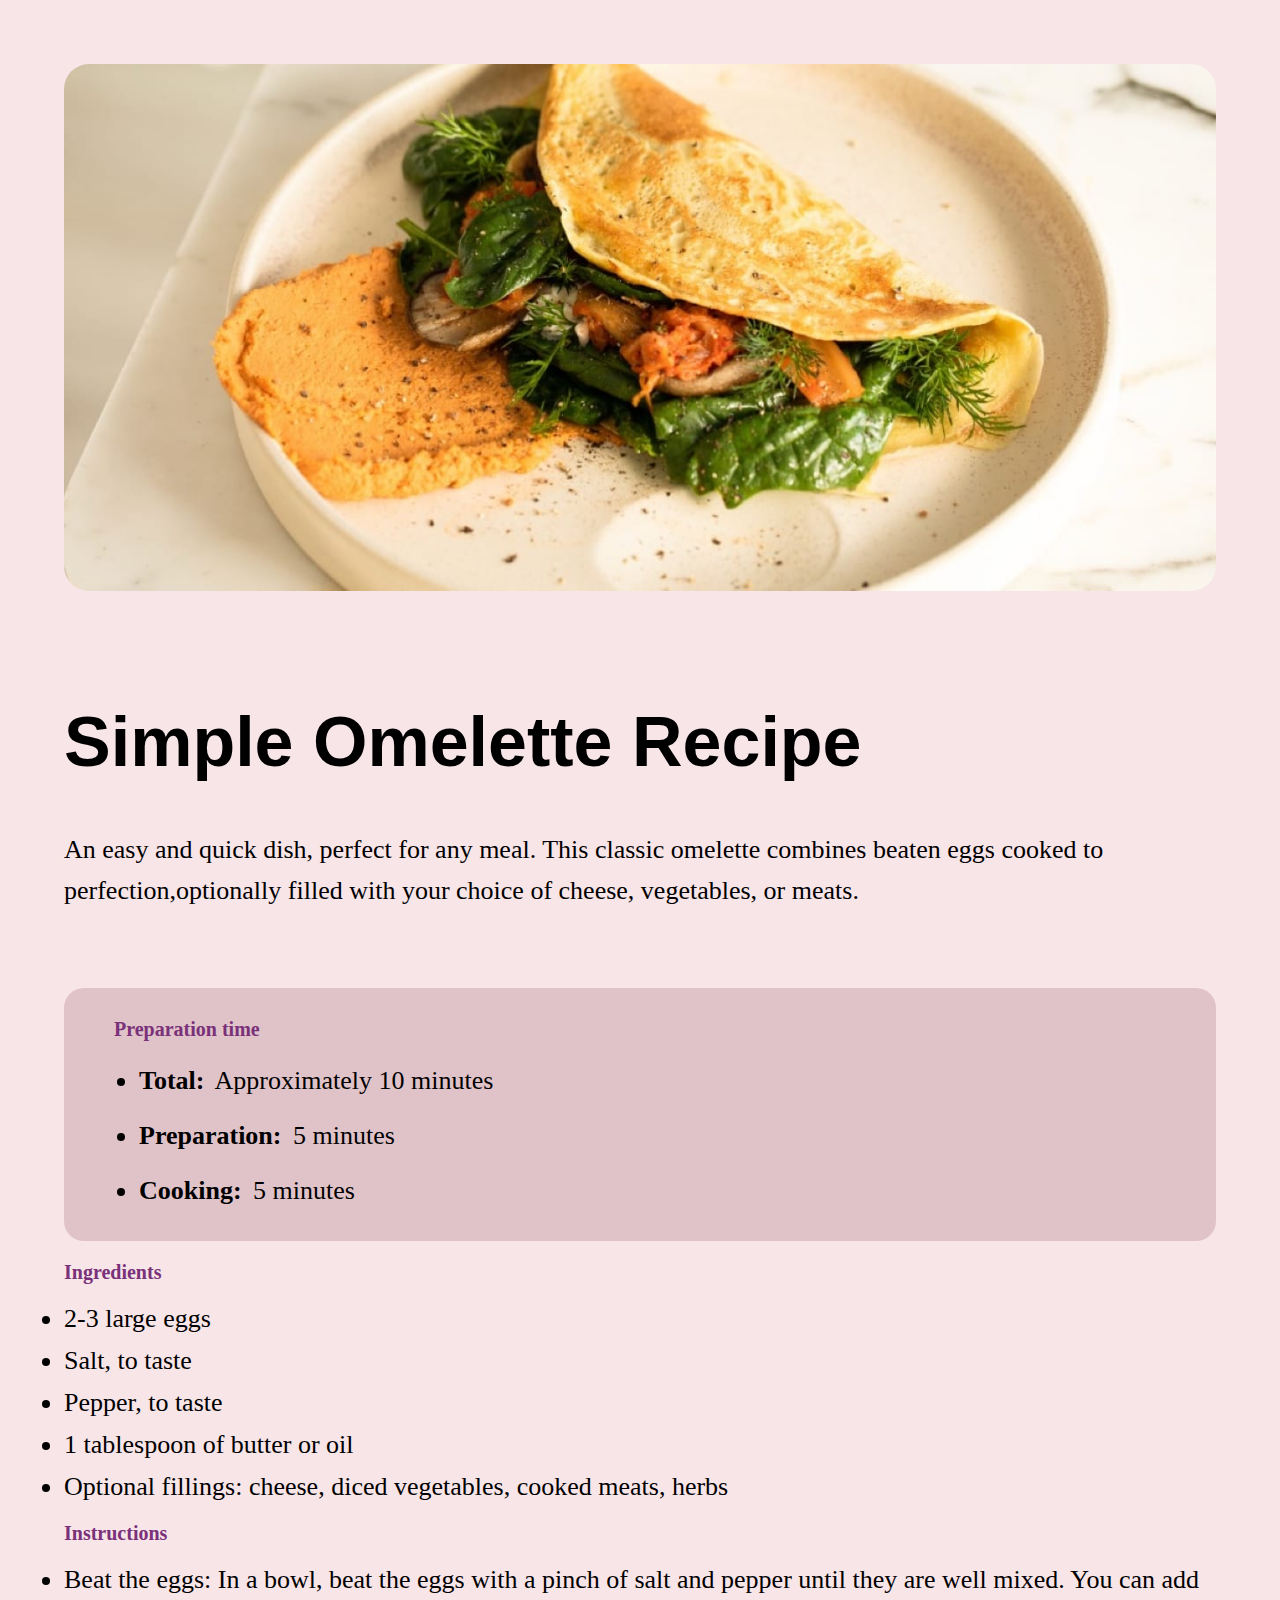
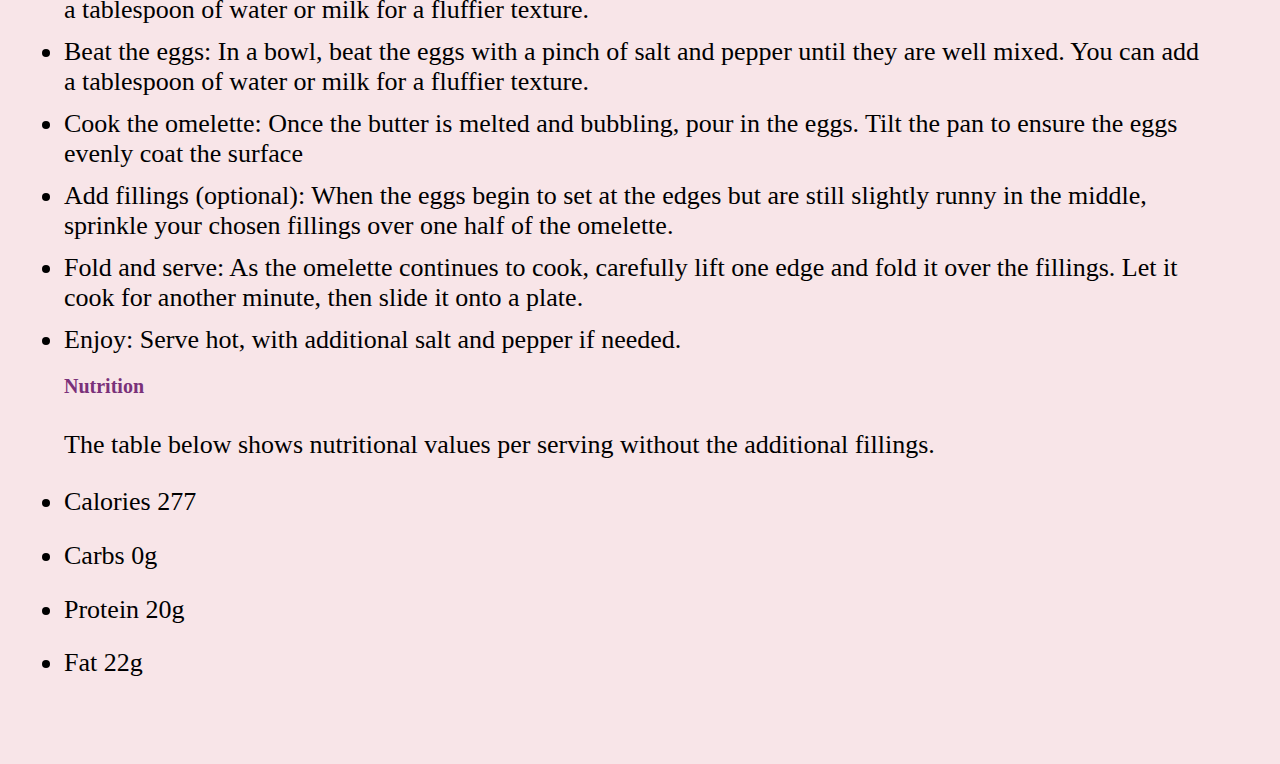
<file: index.html>
<!DOCTYPE html>
<html lang="en">
<head>
    <meta charset="UTF-8">
    <meta name="viewport" content="width=device-width, initial-scale=1.0">
    <title>Recipe</title>
    <link rel="stylesheet" href="style.css">
</head>
<body>
    <header>
        <div class="head-img">
            <img  class="main" src="image-omelette.jpeg">
        </div>
    <h1>Simple Omelette Recipe</h1>
    <p> An easy and quick dish, perfect for any meal. This classic
         omelette combines beaten eggs cooked to perfection,optionally
          filled with your choice of cheese, vegetables, or meats.
        </p>
    </header>

    <section>
        <div class="pre-time">
            <h3>Preparation time</h3>
            <ul>
                <li><span>Total:</span> Approximately 10 minutes</li>
                <li><span>Preparation:</span> 5 minutes</li>
                <li><span>Cooking:</span> 5 minutes</li>
            </ul>
        </div>
    
        <div class="ingredients">
            <h3>Ingredients</h3>
                    <ul>
                        <li>2-3 large eggs</li>
                        <li>Salt, to taste</li>
                        <li> Pepper, to taste</li>
                        <li>1 tablespoon of butter or oil</li>
                        <li> Optional fillings: cheese, diced vegetables, cooked meats, herbs</li>
                    </ul>
        </div>
    
        <div class="instruction">
            <h3>Instructions</h3>
            <dl>
                <li> Beat the eggs: In a bowl, beat the eggs with a pinch of salt and pepper until they are well mixed. You can add
                     a tablespoon of water or milk for a fluffier texture.</li>
                <li> Beat the eggs: In a bowl, beat the eggs with a pinch of salt and pepper until they are well mixed. You can add 
                    a tablespoon of water or milk for a fluffier texture.</li>
                <li>Cook the omelette: Once the butter is melted and bubbling, pour in the eggs.
                     Tilt the pan to ensure the eggs evenly coat the surface</li>
                <li>Add fillings (optional): When the eggs begin to set at the edges but are still slightly runny in the middle,
                     sprinkle your chosen fillings over one half of the omelette.</li>
                <li>Fold and serve: As the omelette continues to cook, carefully lift one edge and fold it over the fillings. 
                    Let it cook for another minute, then slide it onto a plate.</li>
                <li>Enjoy: Serve hot, with additional salt and pepper if needed.</li>
            </dl>
        </div>
    
        <div class="nutrition">
            <h3> Nutrition</h3>
            <p>The table below shows nutritional values per serving without the additional fillings.</p>
            <div class="nutritional-content">
                <ul>
                    <li> Calories 277</li>
                    <li> Carbs 0g</li>
                    <li>Protein 20g</li>
                    <li> Fat 22g</li>
                </ul>
            </div>
        </div>
    </section>
</body>

</html>
</file>
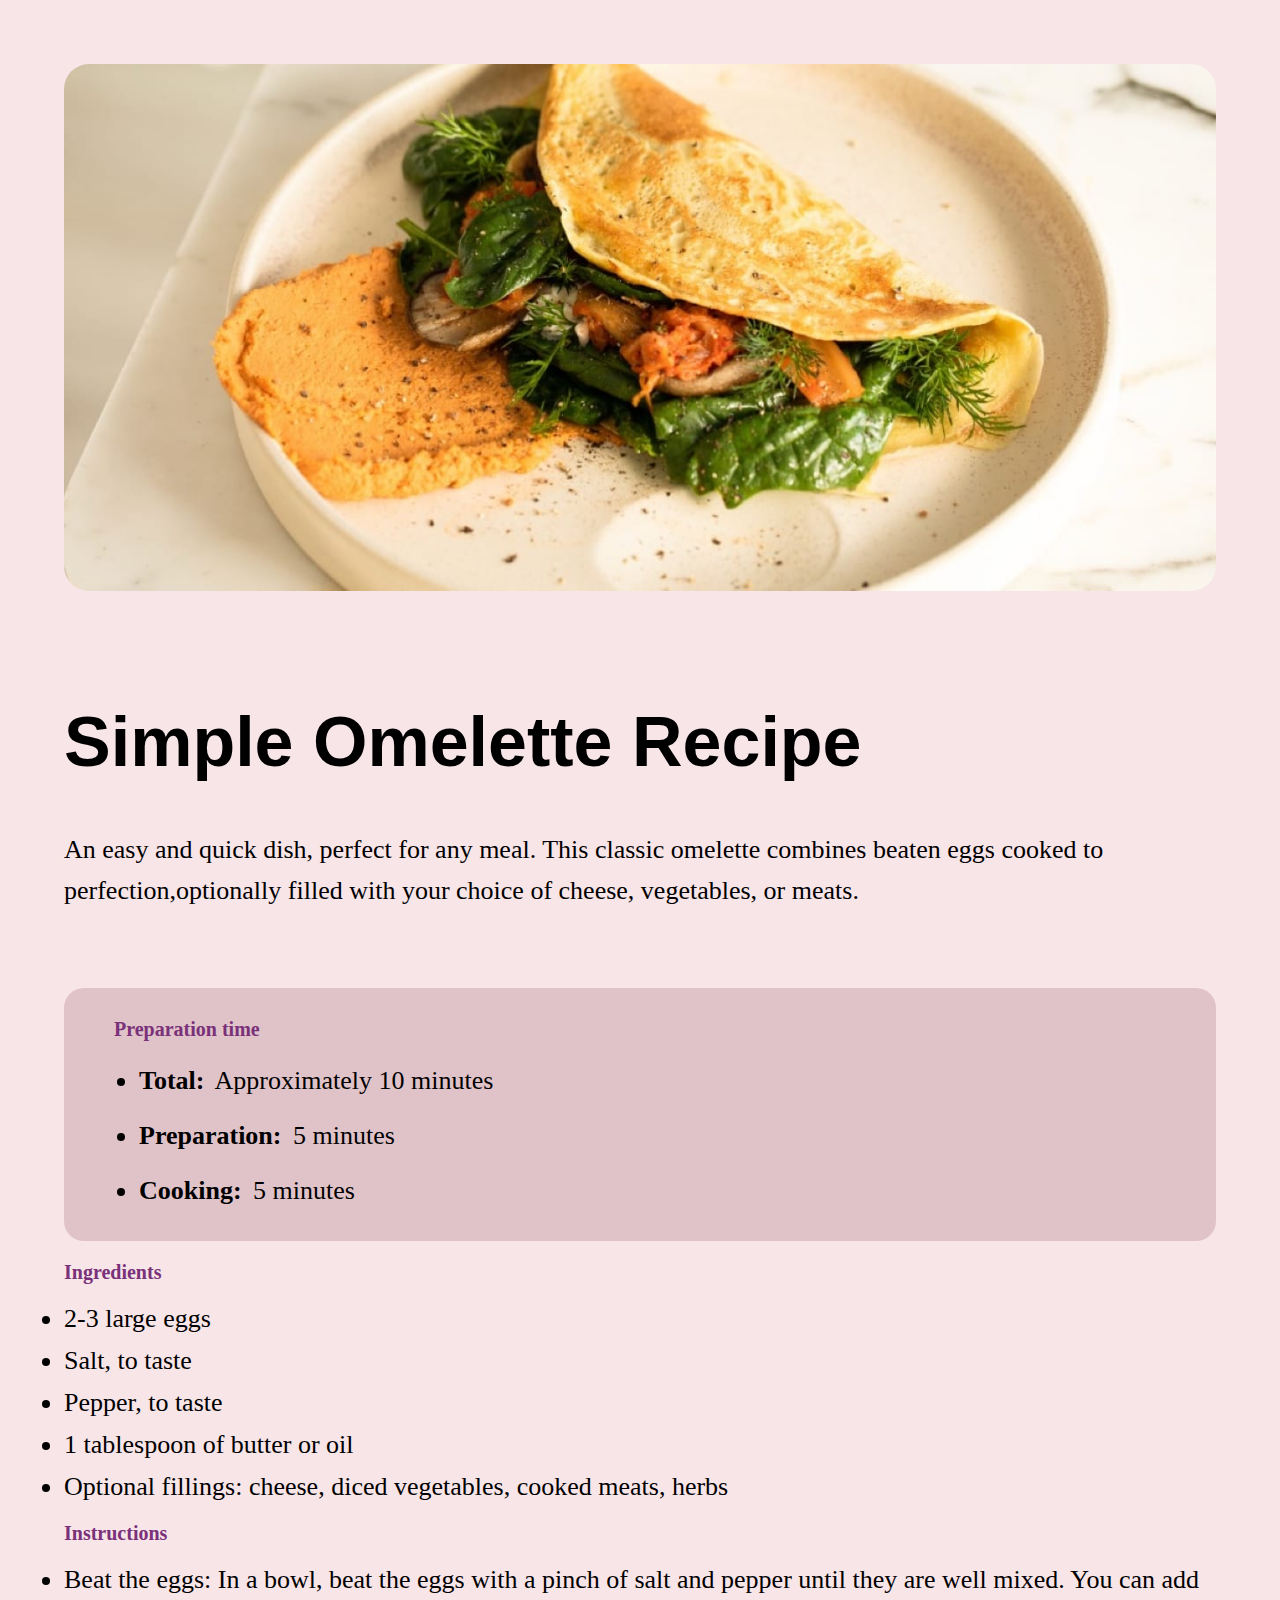
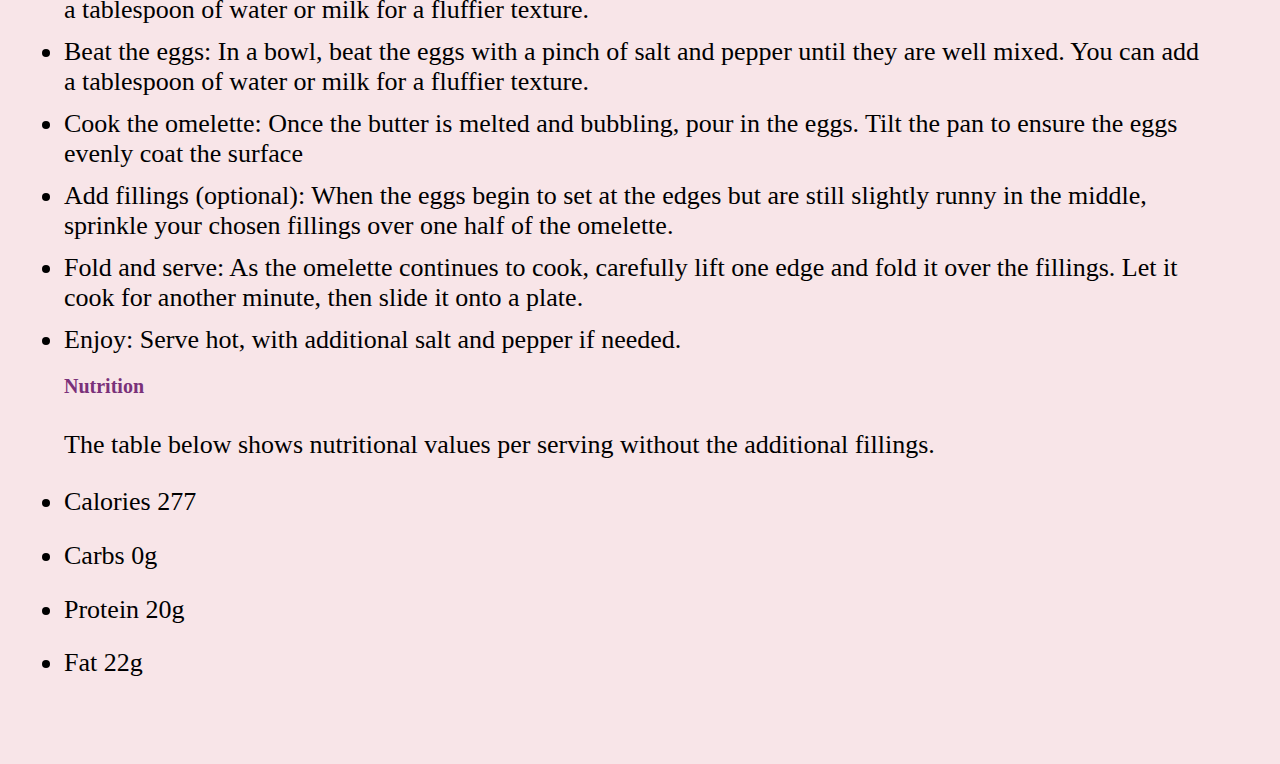
<file: page.html>
<!DOCTYPE html>
<html lang="en">
<head>
    <meta charset="UTF-8">
    <meta name="viewport" content="width=device-width, initial-scale=1.0">
    <title>Recipe</title>
    <link rel="stylesheet" href="style.css">
</head>
<body>
    <header>
        <div class="head-img">
            <img  class="main" src="image-omelette.jpeg">
        </div>
    <h1>Simple Omelette Recipe</h1>
    <p> An easy and quick dish, perfect for any meal. This classic
         omelette combines beaten eggs cooked to perfection,optionally
          filled with your choice of cheese, vegetables, or meats.
        </p>
    </header>

    <section>
        <div class="pre-time">
            <h3>Preparation time</h3>
            <ul>
                <li><span>Total:</span> Approximately 10 minutes</li>
                <li><span>Preparation:</span> 5 minutes</li>
                <li><span>Cooking:</span> 5 minutes</li>
            </ul>
        </div>
    
        <div class="ingredients">
            <h3>Ingredients</h3>
                    <ul>
                        <li>2-3 large eggs</li>
                        <li>Salt, to taste</li>
                        <li> Pepper, to taste</li>
                        <li>1 tablespoon of butter or oil</li>
                        <li> Optional fillings: cheese, diced vegetables, cooked meats, herbs</li>
                    </ul>
        </div>
    
        <div class="instruction">
            <h3>Instructions</h3>
            <dl>
                <li> Beat the eggs: In a bowl, beat the eggs with a pinch of salt and pepper until they are well mixed. You can add
                     a tablespoon of water or milk for a fluffier texture.</li>
                <li> Beat the eggs: In a bowl, beat the eggs with a pinch of salt and pepper until they are well mixed. You can add 
                    a tablespoon of water or milk for a fluffier texture.</li>
                <li>Cook the omelette: Once the butter is melted and bubbling, pour in the eggs.
                     Tilt the pan to ensure the eggs evenly coat the surface</li>
                <li>Add fillings (optional): When the eggs begin to set at the edges but are still slightly runny in the middle,
                     sprinkle your chosen fillings over one half of the omelette.</li>
                <li>Fold and serve: As the omelette continues to cook, carefully lift one edge and fold it over the fillings. 
                    Let it cook for another minute, then slide it onto a plate.</li>
                <li>Enjoy: Serve hot, with additional salt and pepper if needed.</li>
            </dl>
        </div>
    
        <div class="nutrition">
            <h3> Nutrition</h3>
            <p>The table below shows nutritional values per serving without the additional fillings.</p>
            <div class="nutritional-content">
                <ul>
                    <li> Calories 277</li>
                    <li> Carbs 0g</li>
                    <li>Protein 20g</li>
                    <li> Fat 22g</li>
                </ul>
            </div>
        </div>
    </section>
</body>
</html>
</file>
<file: style.css>
.html,body {
 
 margin: 0;
 height: 100%;
 font-family: "roboto","Outfit";
 max-width: 100%;
 background-color: rgb(248, 229, 232);
}

*{
 margin: o;
 padding: 0;
 box-sizing: border-box;
}

section {
 padding: 5vw;
}

.main {
 border-radius: 25PX;
 display: block;
 height: auto;
 width: 100%;
 min-width: 100%;
}
.head-img {
 width: 100%;
 min-width: 100%;
 padding: 5vw;
}

  

header h1 {
 font-weight: 600;
 font-size: 70px;
 font-family: sans-serif;
 padding-left: 5vw;
}

header p {
 font-size: 26px;
 font-family: [Young Serif];
 font-weight: 400;
 padding-left: 5vw;
}

h3 {
 font-size: 40px;
 color: rgb(122, 49, 122);
}

.pre-time {
 background-color: rgb(224, 195, 200);
 border-radius: 20px;
 padding-left: 50px;
 padding-top: 10px;
 padding-bottom: 10px;
}

.pre-time ul li {
 margin: 25px;
 font-size: 26px;
}
.pre-time ul li span {
 font-weight: 700;
 margin-right: 5px;
}

.ingredients  ul li,
.instruction  dl li {
 margin-bottom: 12px;
 font-size: 26px;
}

.nutrition ul li,p {
 line-height: 1.6;
 margin-bottom: 12px;
 font-size: 26px;
}

@media (max-width: 768px) {
 .main {
  padding: 0;
  width: 100%;
  min-width: 100%;
  border-radius: 25PX;
  display: block;
  height: auto;}

 .head-img {
   width: 100%;
   min-width: 100%;
  padding: 0;}

   header h1 {
    font-weight: 600;
    font-size: 30px;
    font-family: sans-serif;
    padding-left: 5vw;
   }

   header p {
    font-size: 15px;
   }
   
.ingredients  ul li,
.instruction  dl li,
.pre-time ul li,
.nutrition ul li,p
 {font-size: 15px;}
 .nutritional-content ul li {font-size: 15px;}
 
}

h3 {
 font-size: 20px;
}
</file>
